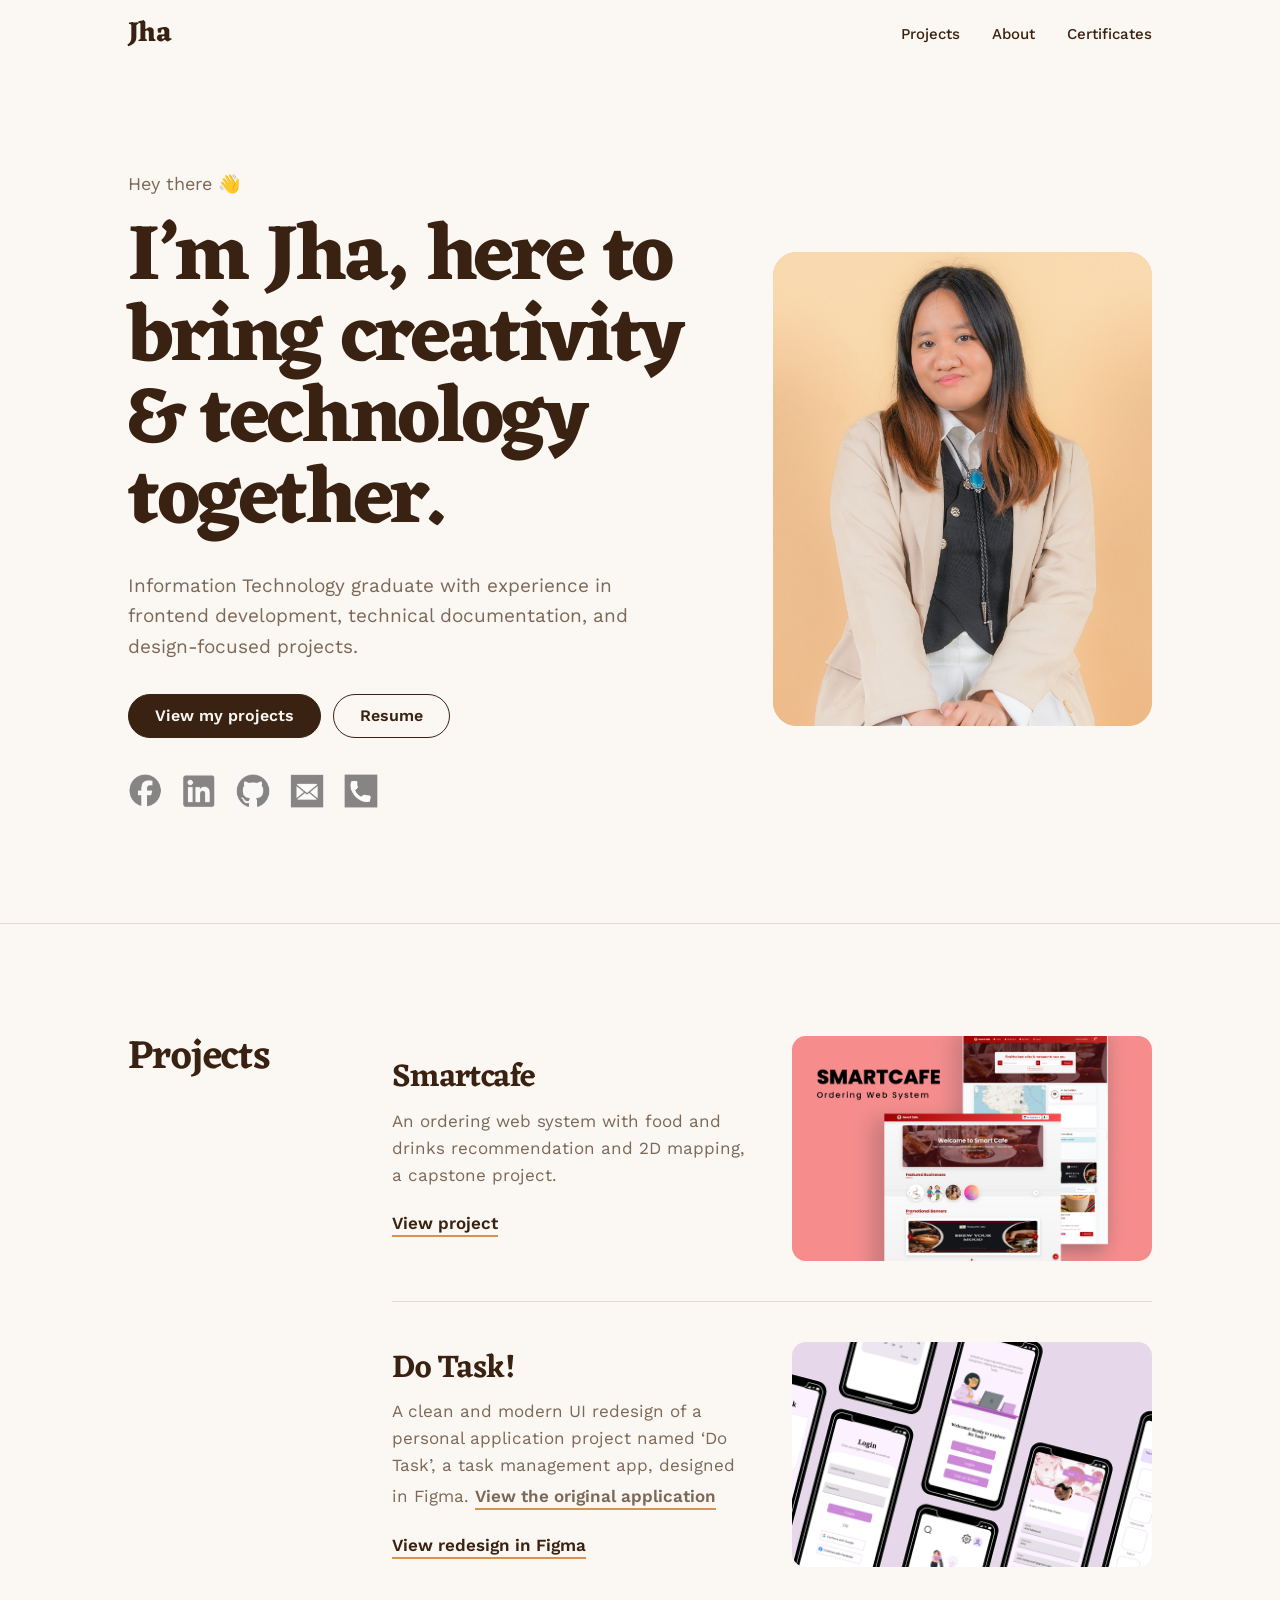
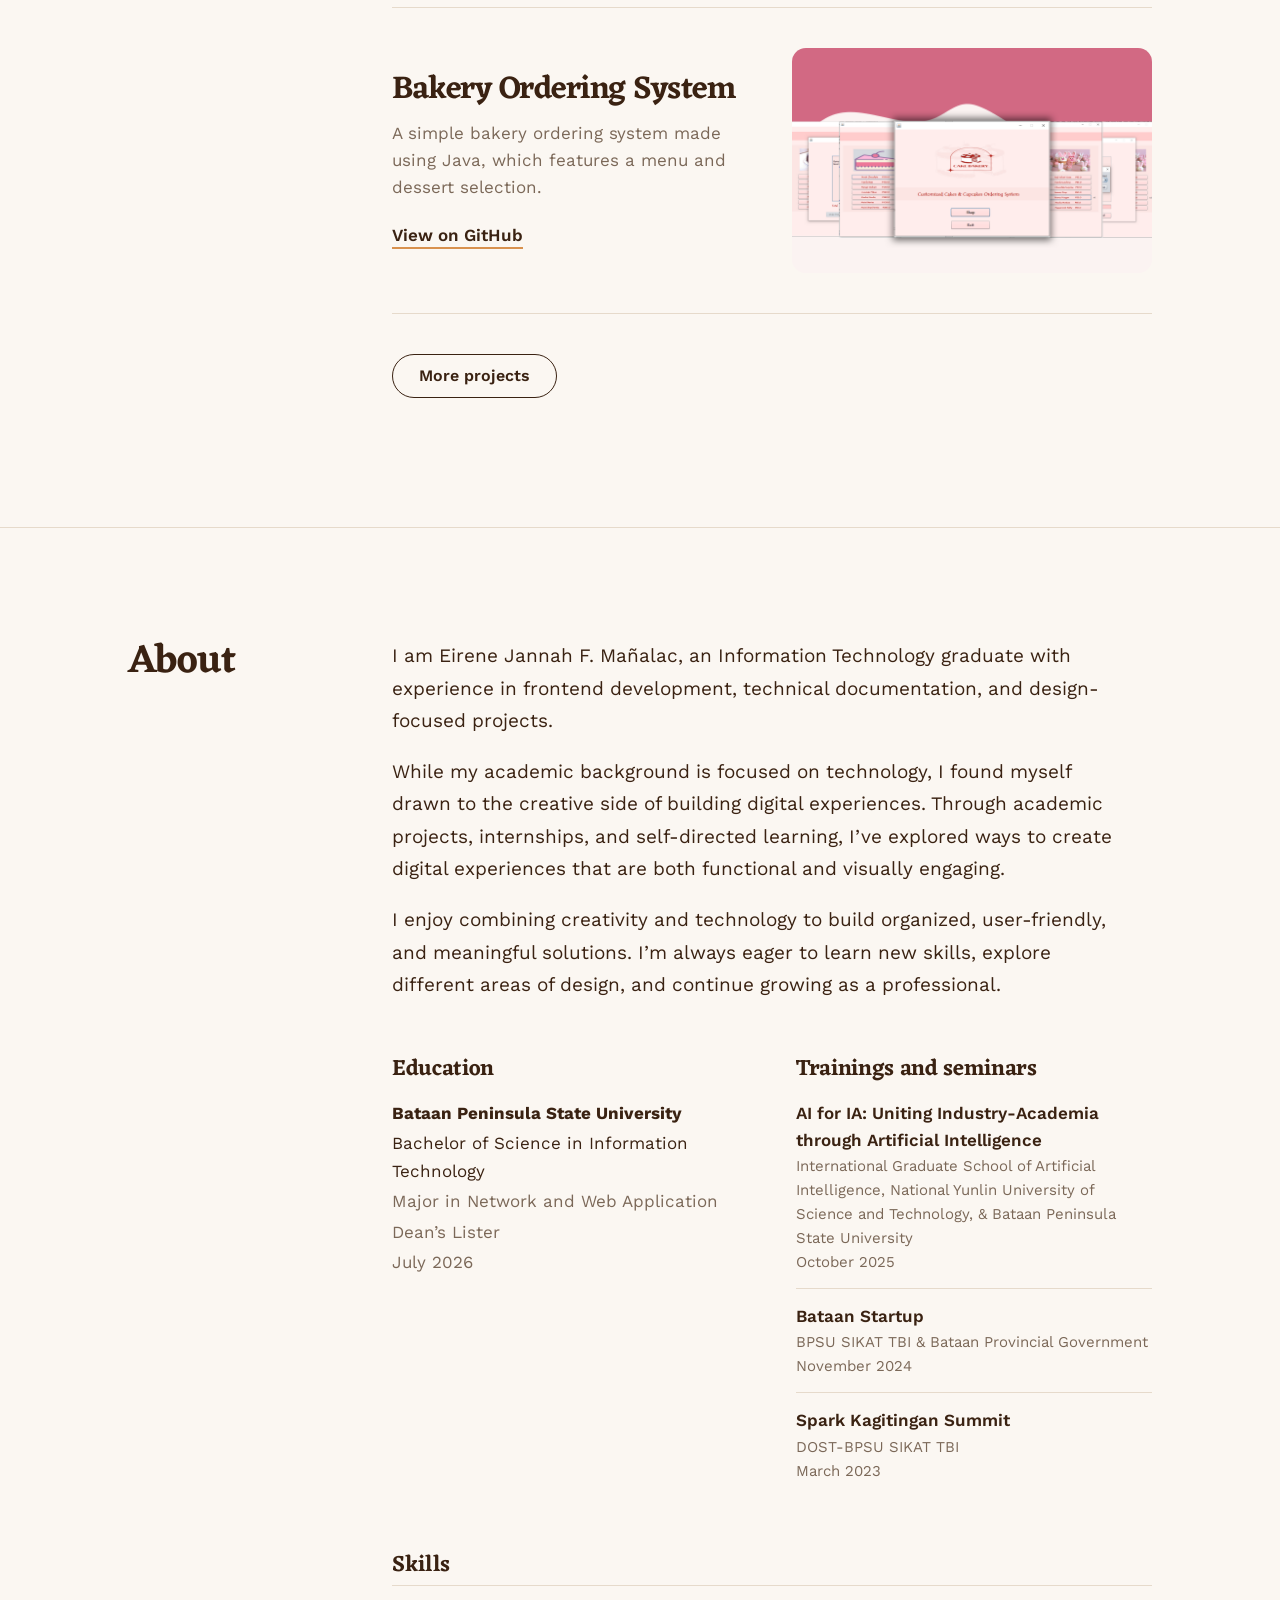
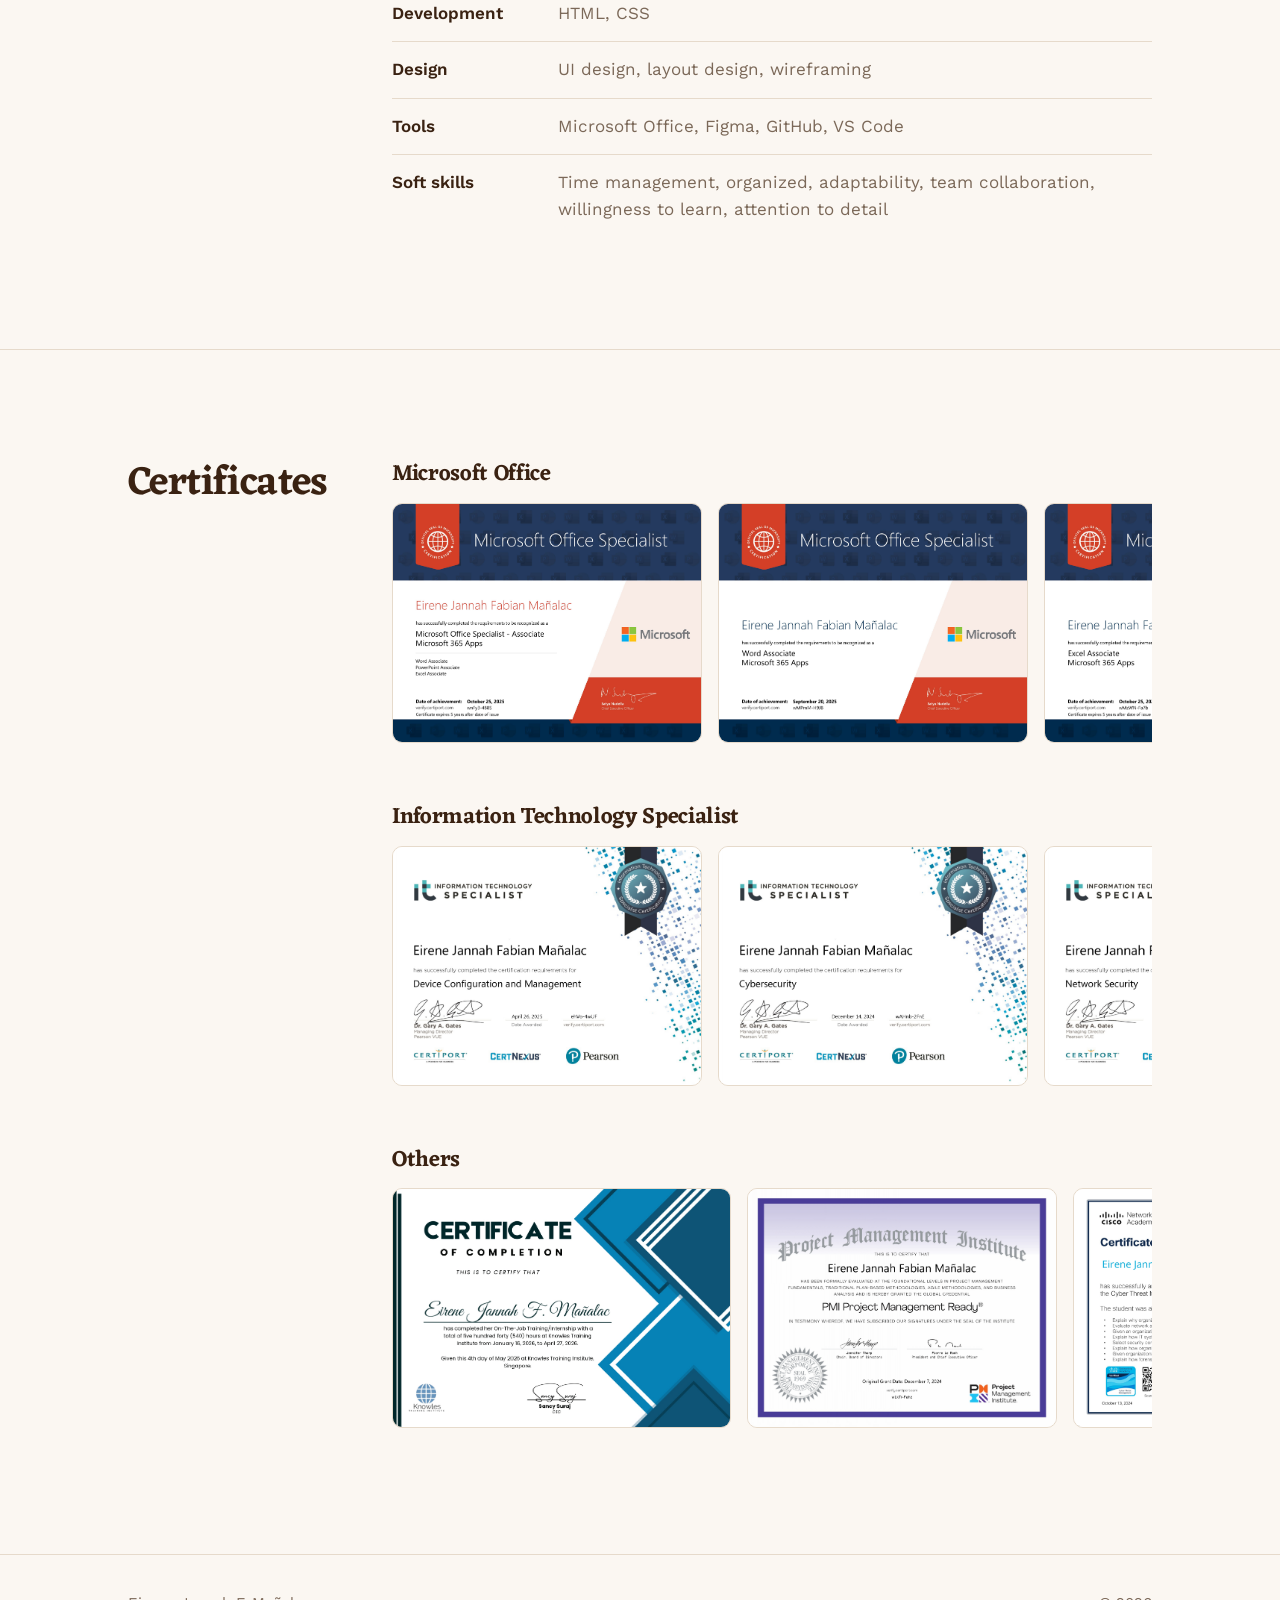
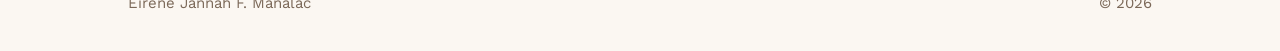
<file: index.html>
<!doctype html>
<html lang="en">
<head>
    <meta charset="utf-8">
    <meta name="viewport" content="width=device-width, initial-scale=1">
    <title>Jha's Portfolio</title>
    <link rel="icon" type="image/x-icon" href="icon.png">
    <link rel="preconnect" href="https://fonts.googleapis.com">
    <link rel="preconnect" href="https://fonts.gstatic.com" crossorigin>
    <link href="https://fonts.googleapis.com/css2?family=Eczar:wght@500;600;700&family=Work+Sans:wght@400;500;600&display=swap" rel="stylesheet">
    <link rel="stylesheet" href="portfolio.css">
</head>
<body id="top">
    <a class="skip" href="#main">Skip to content</a>

    <header class="site-header">
        <div class="wrap">
            <a class="logo" href="#top">Jha</a>
            <nav class="nav" aria-label="Main">
                <a href="#projects">Projects</a>
                <a href="#about">About</a>
                <a href="#certificates">Certificates</a>
            </nav>
        </div>
    </header>

    <main id="main">
        <section class="wrap hero" id="intro">
            <div>
                <p class="hello">Hey there 👋</p>
                <h1>I’m Jha, here to bring creativity &amp; technology together.</h1>
                <p class="lede">Information Technology graduate with experience in frontend development, technical documentation, and design-focused projects.</p>
                <div class="hero-actions">
                    <a href="#projects" class="btn btn-solid">View my projects</a>
                    <a href="https://drive.google.com/file/d/1lSnhgVjUevG0aspY1atOgwwbBg6g1tpq/view?usp=sharing" class="btn btn-line">Resume</a>
                </div>
                <div class="socials">
                    <a href="https://www.facebook.com/eirene.jannah/" aria-label="Facebook"><img src="fb_icon.png" alt=""></a>
                    <a href="https://www.linkedin.com/in/eirene-jannah-f-ma%C3%B1alac-0b3737394/" aria-label="LinkedIn"><img src="linkedin_icon.png" alt=""></a>
                    <a href="https://github.com/EireneJannah" aria-label="GitHub"><img src="github_icon.png" alt=""></a>
                    <a href="https://mail.google.com/mail/u/0/?to=eirenemanalac@gmail.com&su=+&body=+++++&fs=1&tf=cm" aria-label="Email"><img src="email_icon.png" alt=""></a>
                    <a href="tel:+639275923447" aria-label="Phone"><img src="phone_icon.png" alt=""></a>
                </div>
            </div>
            <div class="photo" id="photo" tabindex="0" role="img" aria-label="Portrait of Jha. Hover, tap or focus to see a graduation photo.">
                <img src="eren.jpg" alt="">
                <img src="grad.jfif" class="alt" alt="">
            </div>
        </section>

        <section class="section" id="projects">
            <div class="wrap split">
                <h2 class="section-title">Projects</h2>
                <div>
                    <article class="project">
                        <div>
                            <h3>Smartcafe</h3>
                            <p>An ordering web system with food and drinks recommendation and 2D mapping, a capstone project.</p>
                            <a class="link" href="https://drive.google.com/file/d/1x8yBQd1Ya6egy5evJMCMXbSVoOxHAR9U/view?usp=sharing">View project</a>
                        </div>
                        <a class="shot" href="https://drive.google.com/file/d/1x8yBQd1Ya6egy5evJMCMXbSVoOxHAR9U/view?usp=sharing" tabindex="-1" aria-hidden="true"><img src="smartcafe.jpg" alt="" loading="lazy"></a>
                    </article>

                    <article class="project">
                        <div>
                            <h3>Do Task!</h3>
                            <p>A clean and modern UI redesign of a personal application project named ‘Do Task’, a task management app, designed in Figma. <a class="link" href="https://drive.google.com/drive/folders/1DTjizqJBuQC8tHSPz2nBtFZ2738_OldD?usp=sharing">View the original application</a></p>
                            <a class="link" href="https://www.figma.com/proto/A1InaQrbveHhIz7P8tZXXw/Do-Task-UI?node-id=1-5&p=f&t=n5EMBhwlPc9SGGLk-1&scaling=scale-down&content-scaling=fixed&page-id=0%3A1">View redesign in Figma</a>
                        </div>
                        <a class="shot" href="https://www.figma.com/proto/A1InaQrbveHhIz7P8tZXXw/Do-Task-UI?node-id=1-5&p=f&t=n5EMBhwlPc9SGGLk-1&scaling=scale-down&content-scaling=fixed&page-id=0%3A1" tabindex="-1" aria-hidden="true"><img src="do-task-mockup.png" alt="" loading="lazy"></a>
                    </article>

                    <article class="project">
                        <div>
                            <h3>Bakery Ordering System</h3>
                            <p>A simple bakery ordering system made using Java, which features a menu and dessert selection.</p>
                            <a class="link" href="https://github.com/EireneJannah/bakerysystem">View on GitHub</a>
                        </div>
                        <a class="shot" href="https://github.com/EireneJannah/bakerysystem" tabindex="-1" aria-hidden="true"><img src="bakery-system.png" alt="" loading="lazy"></a>
                    </article>

                    <p class="more"><a class="btn btn-line" href="projects.html">More projects</a></p>
                </div>
            </div>
        </section>

        <section class="section" id="about">
            <div class="wrap split">
                <h2 class="section-title">About</h2>
                <div>
                    <div class="about-text">
                        <p>I am Eirene Jannah F. Mañalac, an Information Technology graduate with experience in frontend development, technical documentation, and design-focused projects.</p>
                        <p>While my academic background is focused on technology, I found myself drawn to the creative side of building digital experiences. Through academic projects, internships, and self-directed learning, I’ve explored ways to create digital experiences that are both functional and visually engaging.</p>
                        <p>I enjoy combining creativity and technology to build organized, user-friendly, and meaningful solutions. I’m always eager to learn new skills, explore different areas of design, and continue growing as a professional.</p>
                    </div>

                    <div class="about-grid">
                        <div>
                            <h3 class="sub">Education</h3>
                            <p><strong>Bataan Peninsula State University</strong></p>
                            <p>Bachelor of Science in Information Technology</p>
                            <p class="muted">Major in Network and Web Application</p>
                            <p class="muted">Dean’s Lister</p>
                            <p class="muted">July 2026</p>
                        </div>
                        <div>
                            <h3 class="sub">Trainings and seminars</h3>
                            <ul class="trainings">
                                <li>
                                    <strong>AI for IA: Uniting Industry-Academia through Artificial Intelligence</strong>
                                    <span>International Graduate School of Artificial Intelligence, National Yunlin University of Science and Technology, &amp; Bataan Peninsula State University</span>
                                    <span>October 2025</span>
                                </li>
                                <li>
                                    <strong>Bataan Startup</strong>
                                    <span>BPSU SIKAT TBI &amp; Bataan Provincial Government</span>
                                    <span>November 2024</span>
                                </li>
                                <li>
                                    <strong>Spark Kagitingan Summit</strong>
                                    <span>DOST-BPSU SIKAT TBI</span>
                                    <span>March 2023</span>
                                </li>
                            </ul>
                        </div>
                    </div>

                    <div class="skills">
                        <h3 class="sub">Skills</h3>
                        <dl>
                            <div class="row"><dt>Development</dt><dd>HTML, CSS</dd></div>
                            <div class="row"><dt>Design</dt><dd>UI design, layout design, wireframing</dd></div>
                            <div class="row"><dt>Tools</dt><dd>Microsoft Office, Figma, GitHub, VS Code</dd></div>
                            <div class="row"><dt>Soft skills</dt><dd>Time management, organized, adaptability, team collaboration, willingness to learn, attention to detail</dd></div>
                        </dl>
                    </div>
                </div>
            </div>
        </section>

        <section class="section" id="certificates">
            <div class="wrap split">
                <h2 class="section-title">Certificates</h2>
                <div>
                    <div class="cert-group">
                        <h3>Microsoft Office</h3>
                        <div class="scroller" tabindex="0" role="region" aria-label="Microsoft Office certificates">
                            <img src="MSOFFICE SPECIALIST_CERT.jpg" alt="Microsoft Office Specialist certificate" loading="lazy">
                            <img src="WORD_CERT.jpg" alt="Microsoft Word certificate" loading="lazy">
                            <img src="EXCEL_CERT.jpg" alt="Microsoft Excel certificate" loading="lazy">
                            <img src="PPT_CERT.jpg" alt="Microsoft PowerPoint certificate" loading="lazy">
                        </div>
                    </div>
                    <div class="cert-group">
                        <h3>Information Technology Specialist</h3>
                        <div class="scroller" tabindex="0" role="region" aria-label="Information Technology Specialist certificates">
                            <img src="dcm-cert.jpg" alt="Device Configuration and Management certificate" loading="lazy">
                            <img src="cybersec-cert.jpg" alt="Cybersecurity certificate" loading="lazy">
                            <img src="netw-cert.jpg" alt="Networking certificate" loading="lazy">
                            <img src="SOFTWAREDEV_CERT.jpg" alt="Software Development certificate" loading="lazy">
                        </div>
                    </div>
                    <div class="cert-group">
                        <h3>Others</h3>
                        <div class="scroller" tabindex="0" role="region" aria-label="Other certificates">
                            <img src="OJT_CERT.jpg" alt="On-the-job training certificate" loading="lazy">
                            <img src="pmi-cert.jpg" alt="PMI certificate" loading="lazy">
                            <img src="cyber_cert.jpg" alt="Cybersecurity certificate" loading="lazy">
                            <img src="ai_cert.png" alt="AI certificate" loading="lazy">
                        </div>
                    </div>
                </div>
            </div>
        </section>
    </main>

    <footer class="site-footer">
        <div class="wrap">
            <span>Eirene Jannah F. Mañalac</span>
            <span>© 2026</span>
        </div>
    </footer>

    <button type="button" id="btn-back-to-top" aria-label="Back to top">&#8593;</button>

    <script>
        // Back-to-top button
        const toTop = document.getElementById("btn-back-to-top");
        window.addEventListener("scroll", () => {
            toTop.classList.toggle("show", window.scrollY > 400);
        }, { passive: true });
        toTop.addEventListener("click", () => window.scrollTo({ top: 0 }));

        // Photo swap: hover on desktop, tap / Enter on touch and keyboard
        const photo = document.getElementById("photo");
        photo.addEventListener("click", () => photo.classList.toggle("is-alt"));
        photo.addEventListener("keydown", (e) => {
            if (e.key === "Enter" || e.key === " ") {
                e.preventDefault();
                photo.classList.toggle("is-alt");
            }
        });
    </script>
</body>
</html>
</file>
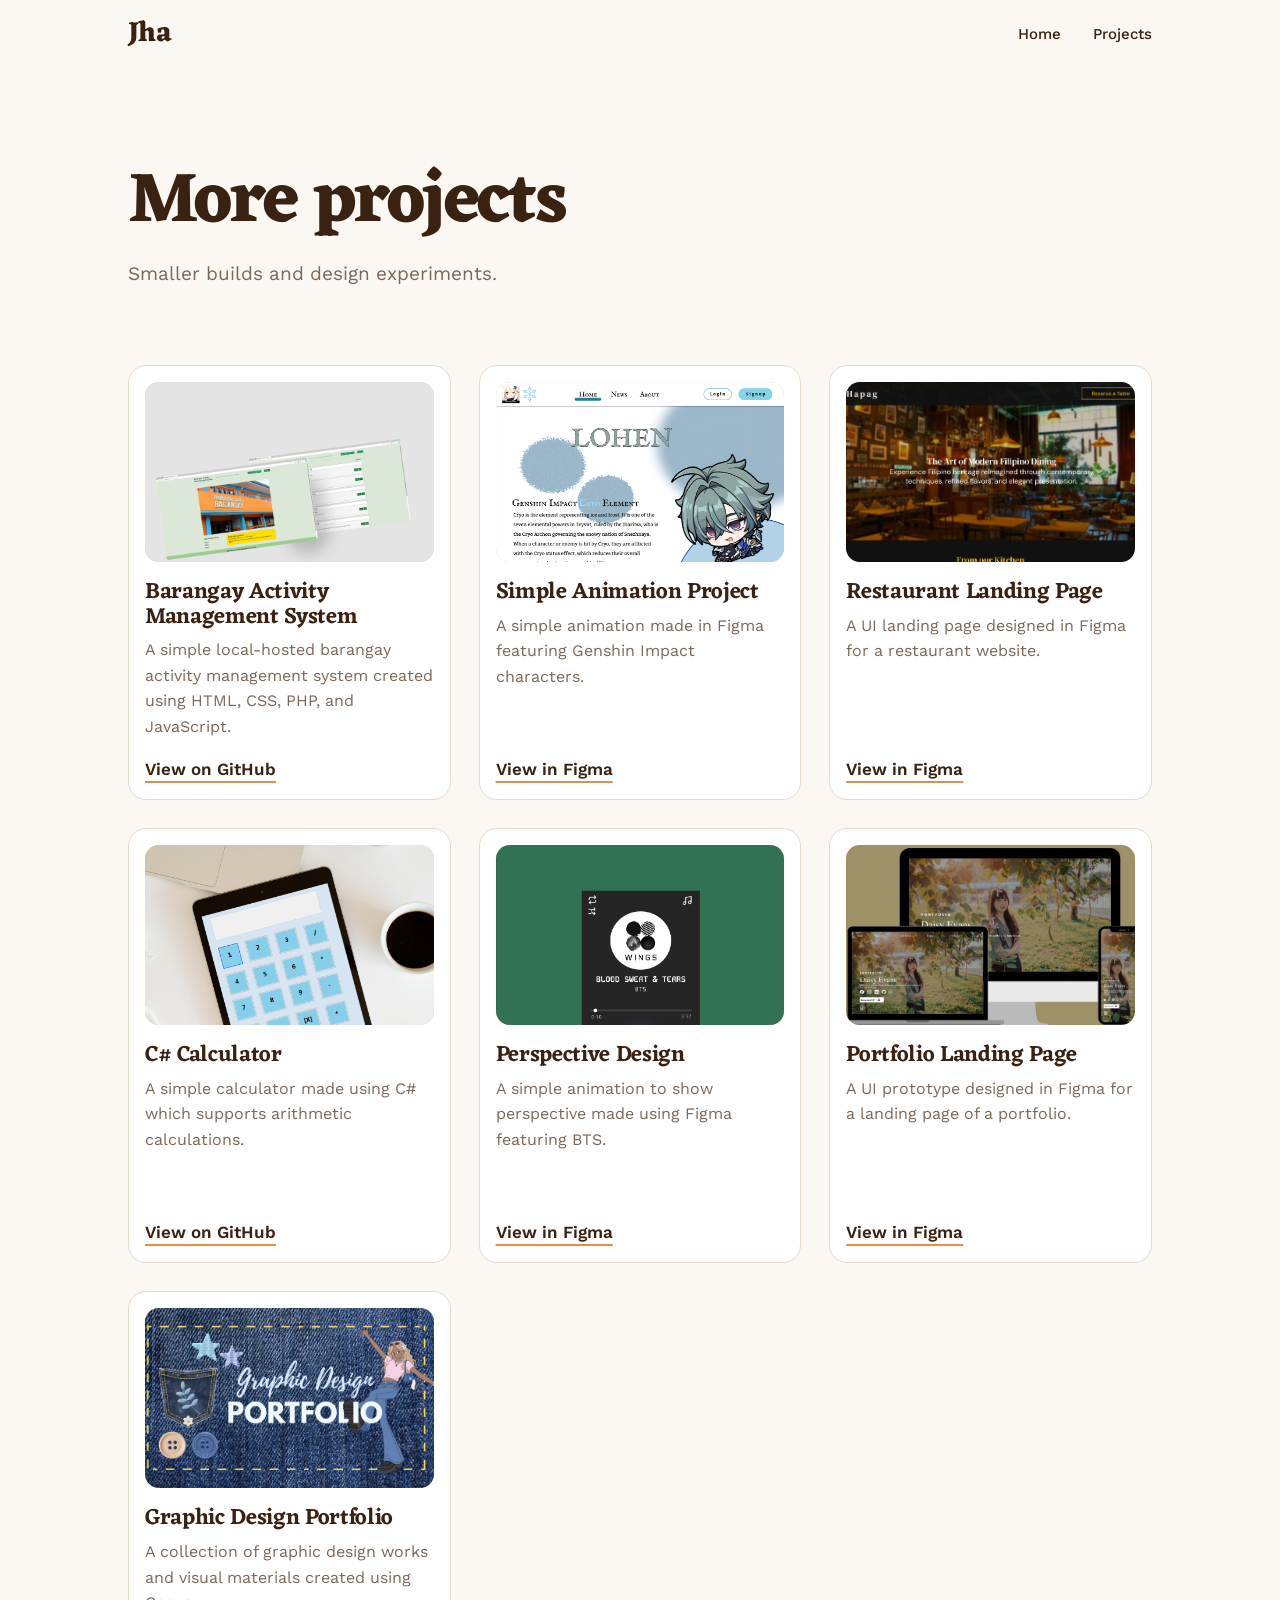
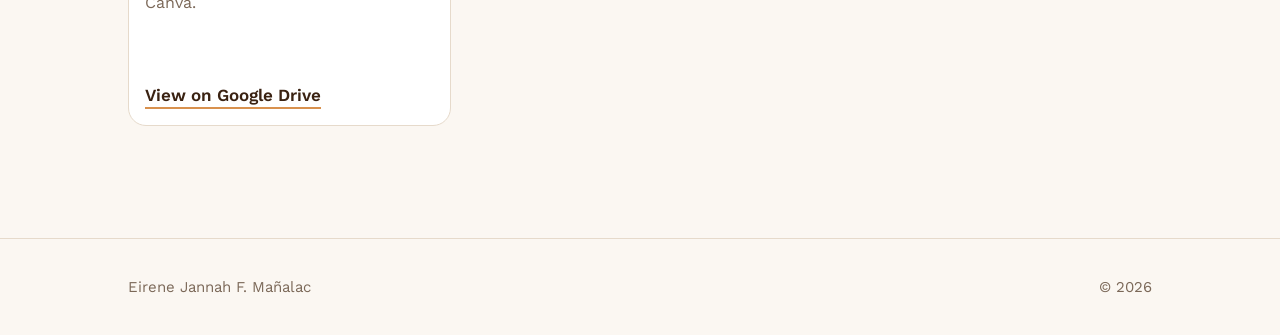
<file: projects.html>
<!doctype html>
<html lang="en">
<head>
    <meta charset="utf-8">
    <meta name="viewport" content="width=device-width, initial-scale=1">
    <title>More Projects</title>
    <link rel="icon" type="image/x-icon" href="project-icon.png">
    <link rel="preconnect" href="https://fonts.googleapis.com">
    <link rel="preconnect" href="https://fonts.gstatic.com" crossorigin>
    <link href="https://fonts.googleapis.com/css2?family=Eczar:wght@500;600;700&family=Work+Sans:wght@400;500;600&display=swap" rel="stylesheet">
    <link rel="stylesheet" href="portfolio.css">
</head>
<body>
    <a class="skip" href="#main">Skip to content</a>

    <header class="site-header">
        <div class="wrap">
            <a class="logo" href="index.html">Jha</a>
            <nav class="nav" aria-label="Main">
                <a href="index.html">Home</a>
                <a href="index.html#projects">Projects</a>
            </nav>
        </div>
    </header>

    <main id="main" class="wrap">
        <div class="page-head">
            <h1>More projects</h1>
            <p>Smaller builds and design experiments.</p>
        </div>

        <div class="grid">
            <article class="item">
                <a class="shot" href="https://github.com/EireneJannah/Barangay-Activity-Management-System" tabindex="-1" aria-hidden="true"><img src="bams-mockup.png" alt="" loading="lazy"></a>
                <h2>Barangay Activity Management System</h2>
                <p>A simple local-hosted barangay activity management system created using HTML, CSS, PHP, and JavaScript.</p>
                <a class="link" href="https://github.com/EireneJannah/Barangay-Activity-Management-System">View on GitHub</a>
            </article>

            <article class="item">
                <a class="shot" href="https://www.figma.com/proto/w0Ak2dKb2I7CWGbtjV2sj3/Animation-of-Genshin-Impact-Characters--Cryo-?node-id=1-2&p=f&t=DT8RNXBvrk9KnqP2-1&scaling=min-zoom&content-scaling=fixed&page-id=0%3A1&starting-point-node-id=1%3A2" tabindex="-1" aria-hidden="true"><img src="simple-animation.png" alt="" loading="lazy"></a>
                <h2>Simple Animation Project</h2>
                <p>A simple animation made in Figma featuring Genshin Impact characters.</p>
                <a class="link" href="https://www.figma.com/proto/w0Ak2dKb2I7CWGbtjV2sj3/Animation-of-Genshin-Impact-Characters--Cryo-?node-id=1-2&p=f&t=DT8RNXBvrk9KnqP2-1&scaling=min-zoom&content-scaling=fixed&page-id=0%3A1&starting-point-node-id=1%3A2">View in Figma</a>
            </article>

            <article class="item">
                <a class="shot" href="https://www.figma.com/community/file/1651979895383308139" tabindex="-1" aria-hidden="true"><img src="hapag-landingpage.png" alt="" loading="lazy"></a>
                <h2>Restaurant Landing Page</h2>
                <p>A UI landing page designed in Figma for a restaurant website.</p>
                <a class="link" href="https://www.figma.com/community/file/1651979895383308139">View in Figma</a>
            </article>

            <article class="item">
                <a class="shot" href="https://github.com/EireneJannah/Calculator" tabindex="-1" aria-hidden="true"><img src="calcu-mockup.png" alt="" loading="lazy"></a>
                <h2>C# Calculator</h2>
                <p>A simple calculator made using C# which supports arithmetic calculations.</p>
                <a class="link" href="https://github.com/EireneJannah/Calculator">View on GitHub</a>
            </article>

            <article class="item">
                <a class="shot" href="https://www.figma.com/proto/HBB8tZjjzlKYYc49GsrmYz/Perspective-Design?node-id=3-427&p=f&t=JgrsklHNJFS50J7o-1&scaling=min-zoom&content-scaling=fixed&page-id=0%3A1" tabindex="-1" aria-hidden="true"><img src="perspective design.png" alt="" loading="lazy"></a>
                <h2>Perspective Design</h2>
                <p>A simple animation to show perspective made using Figma featuring BTS.</p>
                <a class="link" href="https://www.figma.com/proto/HBB8tZjjzlKYYc49GsrmYz/Perspective-Design?node-id=3-427&p=f&t=JgrsklHNJFS50J7o-1&scaling=min-zoom&content-scaling=fixed&page-id=0%3A1">View in Figma</a>
            </article>

            <article class="item">
                <a class="shot" href="https://www.figma.com/proto/vqP098gg85hJiurmW2SEsU?node-id=0-1&t=Xt8Y7LL2d7GaH8PI-6" tabindex="-1" aria-hidden="true"><img src="landingpage-mockup.png" alt="" loading="lazy"></a>
                <h2>Portfolio Landing Page</h2>
                <p>A UI prototype designed in Figma for a landing page of a portfolio.</p>
                <a class="link" href="https://www.figma.com/proto/vqP098gg85hJiurmW2SEsU?node-id=0-1&t=Xt8Y7LL2d7GaH8PI-6">View in Figma</a>
            </article>

            <article class="item">
                <a class="shot" href="https://drive.google.com/drive/folders/1r2e1_dgKXrLh8zyn9mnQ14HEc6S9Ukxj?usp=sharing" target="_blank" rel="noopener noreferrer" aria-hidden="true" tabindex="-1"><img src="graphic design thumbnail.png" alt="" loading="lazy"></a>
                <h2>Graphic Design Portfolio</h2>
                <p>A collection of graphic design works and visual materials created using Canva.</p>
                <a class="link" href="https://drive.google.com/drive/folders/1r2e1_dgKXrLh8zyn9mnQ14HEc6S9Ukxj?usp=sharing" target="_blank" rel="noopener noreferrer">View on Google Drive</a>
            </article>
        </div>
    </main>

    <footer class="site-footer">
        <div class="wrap">
            <span>Eirene Jannah F. Mañalac</span>
            <span>© 2026</span>
        </div>
    </footer>
</body>
</html>
</file>
<file: portfolio.css>
:root {
    --paper: #FBF7F2;
    --ink: #3A2212;
    --muted: #7B6858;
    --line: #E6DACB;
    --accent: #D8914E;
    --tan: #EBC490;
    --pad: clamp(20px, 5vw, 48px);
    --display: 'Eczar', Georgia, serif;
    --body: 'Work Sans', system-ui, -apple-system, 'Segoe UI', sans-serif;
}

*, *::before, *::after { box-sizing: border-box; }

html { scroll-behavior: smooth; }

body {
    margin: 0;
    background: var(--paper);
    color: var(--ink);
    font-family: var(--body);
    font-size: 17px;
    line-height: 1.6;
    -webkit-font-smoothing: antialiased;
}

::selection { background: var(--tan); }

img { display: block; max-width: 100%; height: auto; }

a { color: inherit; }

h1, h2, h3 {
    font-family: var(--display);
    font-weight: 600;
    line-height: 1.1;
    letter-spacing: -0.015em;
    margin: 0;
}

p { margin: 0 0 1em; }

:focus-visible {
    outline: 2px solid var(--accent);
    outline-offset: 3px;
    border-radius: 4px;
}

.wrap {
    max-width: 1120px;
    margin: 0 auto;
    padding-inline: var(--pad);
}

.skip {
    position: absolute;
    left: -999px;
    top: 8px;
    background: var(--ink);
    color: var(--paper);
    padding: 8px 14px;
    border-radius: 8px;
    z-index: 100;
}
.skip:focus { left: 8px; }

/* ---------- Header ---------- */
.site-header {
    position: sticky;
    top: 0;
    z-index: 20;
    background: rgba(251, 247, 242, 0.88);
    -webkit-backdrop-filter: blur(10px);
    backdrop-filter: blur(10px);
}
.site-header .wrap {
    display: flex;
    align-items: center;
    justify-content: space-between;
    height: 68px;
}
.logo {
    font-family: var(--display);
    font-size: 28px;
    font-weight: 700;
    text-decoration: none;
    letter-spacing: -0.02em;
}
.nav {
    display: flex;
    gap: clamp(16px, 3vw, 32px);
}
.nav a {
    font-size: 15px;
    font-weight: 500;
    text-decoration: underline;
    text-decoration-color: transparent;
    text-decoration-thickness: 2px;
    text-underline-offset: 7px;
    transition: text-decoration-color .2s;
}
.nav a:hover { text-decoration-color: var(--accent); }

/* ---------- Buttons & links ---------- */
.btn {
    display: inline-flex;
    align-items: center;
    padding: 13px 26px;
    border: 1.5px solid var(--ink);
    border-radius: 999px;
    font: 600 16px/1 var(--body);
    text-decoration: none;
    transition: background .2s, color .2s, border-color .2s;
}
.btn-solid { background: var(--ink); color: var(--paper); }
.btn-solid:hover { background: var(--accent); border-color: var(--accent); color: var(--ink); }
.btn-line { color: var(--ink); }
.btn-line:hover { background: var(--ink); color: var(--paper); }

.link {
    font-weight: 600;
    text-decoration: underline;
    text-decoration-color: var(--accent);
    text-decoration-thickness: 2px;
    text-underline-offset: 6px;
    transition: text-decoration-color .2s, color .2s;
}
.link:hover { text-decoration-color: var(--ink); }

/* ---------- Hero ---------- */
.hero {
    display: grid;
    grid-template-columns: minmax(0, 1.5fr) minmax(0, 1fr);
    align-items: center;
    gap: clamp(32px, 6vw, 80px);
    padding-block: clamp(40px, 8vw, 104px) clamp(56px, 9vw, 120px);
}
.hello {
    color: var(--muted);
    font-size: 18px;
    margin-bottom: 20px;
}
.hero h1 {
    font-size: clamp(2.5rem, 6.2vw, 5.25rem);
    font-weight: 700;
    letter-spacing: -0.03em;
    line-height: 1.02;
    text-wrap: balance;
}
.lede {
    max-width: 46ch;
    margin: 28px 0 32px;
    font-size: 19px;
    color: var(--muted);
}
.hero-actions { display: flex; flex-wrap: wrap; gap: 12px; }

.socials {
    display: flex;
    flex-wrap: wrap;
    gap: 20px;
    margin-top: 36px;
}
.socials img {
    width: 34px;
    height: 34px;
    filter: grayscale(1);
    opacity: .7;
    transition: filter .2s, opacity .2s, transform .2s;
}
.socials a:hover img,
.socials a:focus-visible img {
    filter: none;
    opacity: 1;
    transform: translateY(-3px);
}

.photo {
    position: relative;
    width: 100%;
    max-width: 400px;
    justify-self: end;
    aspect-ratio: 4 / 5;
    border-radius: 24px;
    overflow: hidden;
    background: var(--tan);
    cursor: pointer;
}
.photo img {
    position: absolute;
    inset: 0;
    width: 100%;
    height: 100%;
    object-fit: cover;
    transition: opacity .5s ease;
}
.photo .alt { opacity: 0; }
.photo:hover .alt,
.photo:focus-visible .alt,
.photo.is-alt .alt { opacity: 1; }

/* ---------- Sections ---------- */
.section {
    padding-block: clamp(56px, 9vw, 112px);
    border-top: 1px solid var(--line);
    scroll-margin-top: 68px;
}
.split {
    display: grid;
    grid-template-columns: 200px minmax(0, 1fr);
    gap: clamp(24px, 5vw, 72px);
}
.section-title {
    font-size: clamp(2rem, 4vw, 2.5rem);
    align-self: start;
    position: sticky;
    top: 100px;
}

/* ---------- Projects ---------- */
.project {
    display: grid;
    grid-template-columns: minmax(0, 1fr) minmax(0, 1fr);
    align-items: center;
    gap: clamp(20px, 4vw, 40px);
    padding-block: 40px;
    border-bottom: 1px solid var(--line);
}
.project:first-child { padding-top: 0; }
.project h3 { font-size: clamp(1.6rem, 3vw, 2rem); margin-bottom: 12px; }
.project p { color: var(--muted); }
.project .link { display: inline-block; margin-top: 4px; }
.shot {
    display: block;
    aspect-ratio: 16 / 10;
    overflow: hidden;
    border-radius: 14px;
    background: var(--tan);
}
.shot img {
    width: 100%;
    height: 100%;
    object-fit: cover;
    transition: transform .6s ease;
}
.shot:hover img { transform: scale(1.04); }
.more { margin-top: 40px; }

/* ---------- About ---------- */
.about-text p { max-width: 60ch; font-size: 19px; line-height: 1.7; }
.about-grid {
    display: grid;
    grid-template-columns: repeat(2, minmax(0, 1fr));
    gap: 48px;
    margin-top: 56px;
}
.sub { font-size: 1.4rem; margin-bottom: 18px; }
.about-grid p { margin-bottom: .2em; }
.muted { color: var(--muted); }

.trainings { list-style: none; margin: 0; padding: 0; }
.trainings li { padding-block: 14px; border-top: 1px solid var(--line); }
.trainings li:first-child { border-top: 0; padding-top: 0; }
.trainings strong { display: block; font-weight: 600; }
.trainings span { display: block; color: var(--muted); font-size: 15px; }

.skills { margin: 56px 0 0; }
.skills .sub { margin-bottom: 8px; }
.skills dl { margin: 0; }
.skills .row {
    display: grid;
    grid-template-columns: 150px minmax(0, 1fr);
    gap: 16px;
    padding-block: 14px;
    border-top: 1px solid var(--line);
}
.skills dt { font-weight: 600; }
.skills dd { margin: 0; color: var(--muted); }

/* ---------- Certificates ---------- */
.cert-group + .cert-group { margin-top: 48px; }
.cert-group h3 { font-size: 1.4rem; margin-bottom: 16px; }
.scroller {
    display: flex;
    gap: 16px;
    overflow-x: auto;
    padding-bottom: 14px;
    scroll-snap-type: x proximity;
    scrollbar-width: thin;
    scrollbar-color: var(--line) transparent;
}
.scroller img {
    flex: none;
    max-width: none;
    height: clamp(170px, 22vw, 240px);
    width: auto;
    border: 1px solid var(--line);
    border-radius: 10px;
    scroll-snap-align: start;
}

/* ---------- Footer ---------- */
.site-footer { border-top: 1px solid var(--line); padding-block: 36px; color: var(--muted); font-size: 15px; }
.site-footer .wrap { display: flex; flex-wrap: wrap; justify-content: space-between; gap: 8px 24px; }

#btn-back-to-top {
    position: fixed;
    right: 20px;
    bottom: 20px;
    width: 46px;
    height: 46px;
    display: none;
    place-items: center;
    padding: 0;
    border: 1px solid var(--line);
    border-radius: 50%;
    background: var(--paper);
    color: var(--ink);
    font-size: 18px;
    cursor: pointer;
    transition: background .2s, border-color .2s;
}
#btn-back-to-top.show { display: grid; }
#btn-back-to-top:hover { background: var(--accent); border-color: var(--accent); }

/* ---------- More projects page ---------- */
.page-head { padding-block: clamp(40px, 8vw, 96px) clamp(28px, 5vw, 56px); }
.page-head h1 { font-size: clamp(2.5rem, 6vw, 4.5rem); font-weight: 700; letter-spacing: -0.03em; }
.page-head p { color: var(--muted); font-size: 19px; margin-top: 16px; }
.grid {
    display: grid;
    grid-template-columns: repeat(3, minmax(0, 1fr));
    grid-auto-rows: 1fr;           /* every row the same height */
    gap: 28px;
    padding-bottom: clamp(56px, 9vw, 112px);
}
.item {
    display: flex;
    flex-direction: column;
    padding: 16px;
    border: 1px solid var(--line);
    border-radius: 18px;
    background: #fff;
    transition: border-color .2s, transform .2s;
}
.item:hover { border-color: var(--tan); transform: translateY(-3px); }
/* image box is a fixed shape; the photo is cropped to fit it, never the other way round */
.item .shot { position: relative; flex: none; }
.item .shot img {
    position: absolute;
    inset: 0;
    width: 100%;
    height: 100%;
    object-fit: cover;
    object-position: top center;
}
.item h2 { font-size: 1.4rem; margin: 18px 0 8px; }
.item p { color: var(--muted); font-size: 16px; margin-bottom: 16px; }
.item .link { margin-top: auto; align-self: flex-start; }   /* link always sits at the bottom */

/* ---------- Responsive ---------- */
@media (max-width: 991.98px) {
    .grid { grid-template-columns: repeat(2, minmax(0, 1fr)); }
    .split { grid-template-columns: 1fr; gap: 28px; }
    .section-title { position: static; }
}

@media (max-width: 575.98px) {
    .grid { grid-template-columns: 1fr; grid-auto-rows: auto; }
}

@media (max-width: 767.98px) {
    .hero { grid-template-columns: 1fr; }
    .photo { justify-self: start; max-width: 320px; }
    .project { grid-template-columns: 1fr; padding-block: 32px; }
    .project .shot { order: -1; }
    .about-grid { grid-template-columns: 1fr; gap: 40px; }
    .skills .row { grid-template-columns: 1fr; gap: 2px; }
}

@media (max-width: 479.98px) {
    body { font-size: 16px; }
    .logo { font-size: 24px; }
    .nav { gap: 14px; }
    .nav a { font-size: 14px; }
    .btn { padding: 12px 20px; font-size: 15px; }
    .lede, .about-text p { font-size: 17px; }
}

@media (prefers-reduced-motion: reduce) {
    html { scroll-behavior: auto; }
    * { transition: none !important; }
}
</file>
